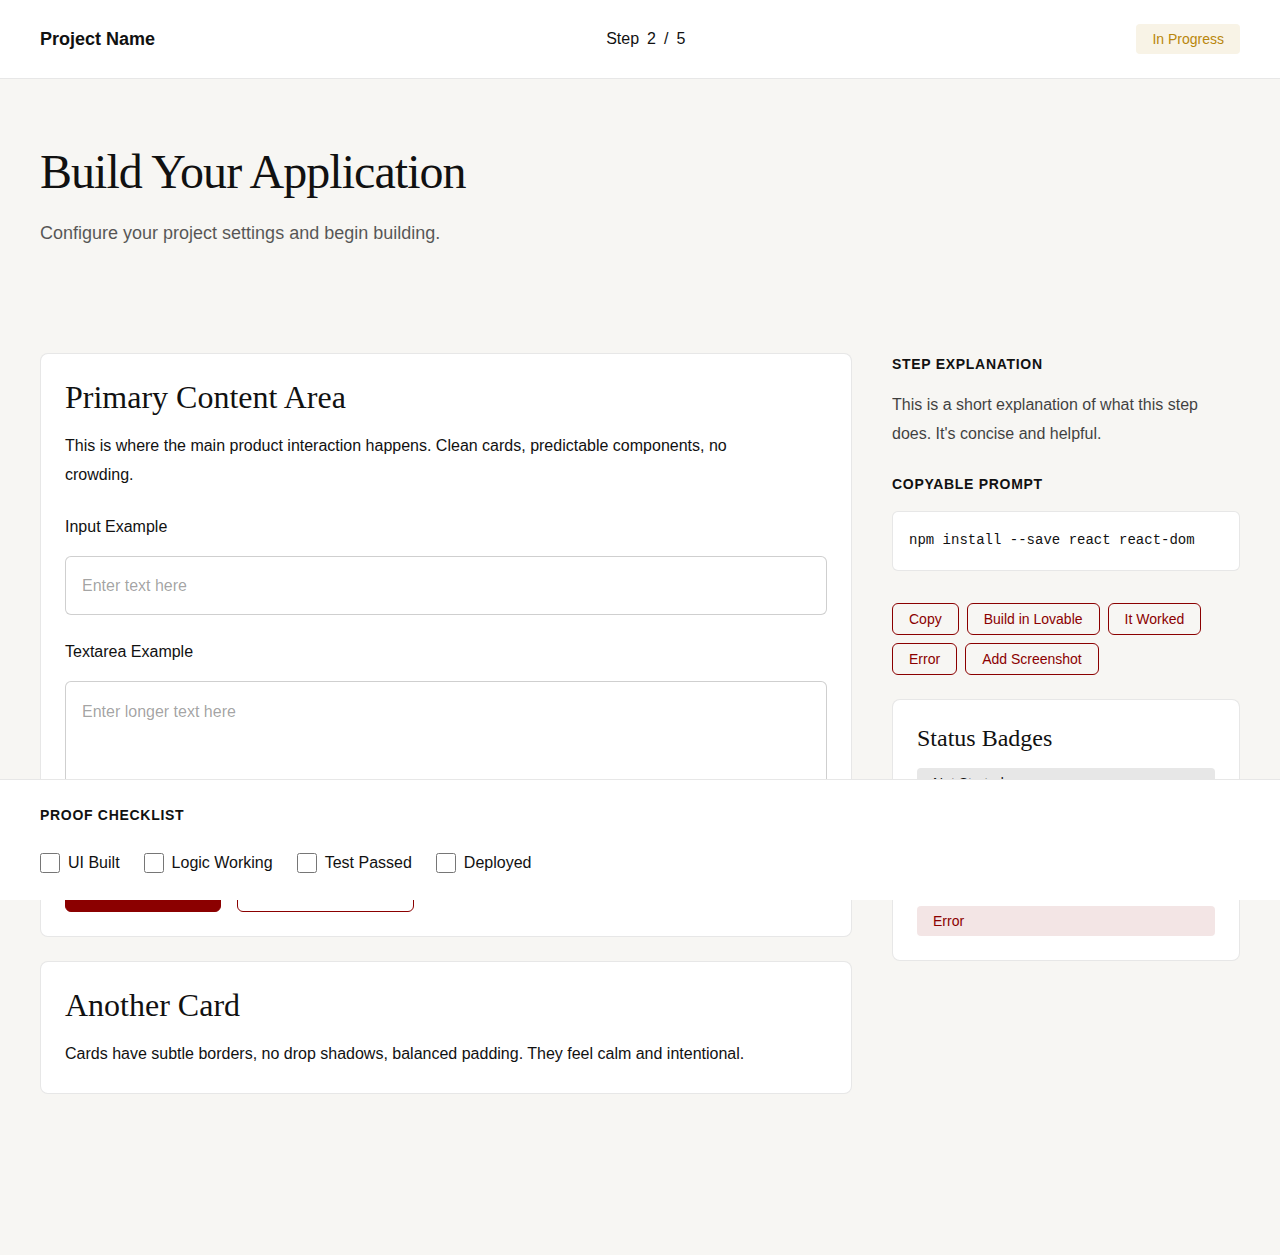
<file: design-system/example.html>
<!DOCTYPE html>
<html lang="en">
<head>
  <meta charset="UTF-8">
  <meta name="viewport" content="width=device-width, initial-scale=1.0">
  <title>KodNest Premium Build System - Design System Example</title>
  <link rel="stylesheet" href="main.css">
</head>
<body>
  <!-- Top Bar -->
  <div class="top-bar">
    <div class="top-bar__left">Project Name</div>
    <div class="top-bar__center">
      <span>Step</span>
      <span>2</span>
      <span>/</span>
      <span>5</span>
    </div>
    <div class="top-bar__right">
      <span class="badge badge-warning">In Progress</span>
    </div>
  </div>

  <!-- Context Header -->
  <div class="context-header">
    <h1 class="context-header__headline">Build Your Application</h1>
    <p class="context-header__subtext">Configure your project settings and begin building.</p>
  </div>

  <!-- Workspace -->
  <div class="workspace">
    <!-- Primary Workspace -->
    <div class="workspace__primary">
      <div class="card">
        <h3 class="mb-sm">Primary Content Area</h3>
        <p class="mb-md">This is where the main product interaction happens. Clean cards, predictable components, no crowding.</p>
        
        <div class="mb-md">
          <label class="mb-sm" style="display: block; font-weight: 500;">Input Example</label>
          <input type="text" class="input" placeholder="Enter text here">
        </div>

        <div class="mb-md">
          <label class="mb-sm" style="display: block; font-weight: 500;">Textarea Example</label>
          <textarea class="textarea" rows="4" placeholder="Enter longer text here"></textarea>
        </div>

        <div class="flex gap-sm">
          <button class="btn btn-primary">Primary Button</button>
          <button class="btn btn-secondary">Secondary Button</button>
        </div>
      </div>

      <div class="card">
        <h3 class="mb-sm">Another Card</h3>
        <p>Cards have subtle borders, no drop shadows, balanced padding. They feel calm and intentional.</p>
      </div>
    </div>

    <!-- Secondary Panel -->
    <div class="workspace__secondary">
      <div class="panel-section">
        <div class="panel-section__title">Step Explanation</div>
        <div class="panel-section__content">
          This is a short explanation of what this step does. It's concise and helpful.
        </div>
      </div>

      <div class="panel-section">
        <div class="panel-section__title">Copyable Prompt</div>
        <div class="prompt-box">
          npm install --save react react-dom
        </div>
        <div class="prompt-box__actions">
          <button class="btn btn-secondary" style="font-size: var(--font-size-sm); padding: var(--spacing-xs) var(--spacing-sm);">Copy</button>
          <button class="btn btn-secondary" style="font-size: var(--font-size-sm); padding: var(--spacing-xs) var(--spacing-sm);">Build in Lovable</button>
          <button class="btn btn-secondary" style="font-size: var(--font-size-sm); padding: var(--spacing-xs) var(--spacing-sm);">It Worked</button>
          <button class="btn btn-secondary" style="font-size: var(--font-size-sm); padding: var(--spacing-xs) var(--spacing-sm);">Error</button>
          <button class="btn btn-secondary" style="font-size: var(--font-size-sm); padding: var(--spacing-xs) var(--spacing-sm);">Add Screenshot</button>
        </div>
      </div>

      <div class="card">
        <h4 class="mb-sm">Status Badges</h4>
        <div class="flex flex-col gap-sm">
          <span class="badge badge-default">Not Started</span>
          <span class="badge badge-warning">In Progress</span>
          <span class="badge badge-success">Shipped</span>
          <span class="badge badge-accent">Error</span>
        </div>
      </div>
    </div>
  </div>

  <!-- Proof Footer -->
  <div class="proof-footer">
    <div class="proof-footer__title">Proof Checklist</div>
    <div class="proof-footer__checklist">
      <div class="proof-item">
        <input type="checkbox" id="proof-ui" class="proof-item__checkbox">
        <label for="proof-ui" class="proof-item__label">UI Built</label>
      </div>
      <div class="proof-item">
        <input type="checkbox" id="proof-logic" class="proof-item__checkbox">
        <label for="proof-logic" class="proof-item__label">Logic Working</label>
      </div>
      <div class="proof-item">
        <input type="checkbox" id="proof-test" class="proof-item__checkbox">
        <label for="proof-test" class="proof-item__label">Test Passed</label>
      </div>
      <div class="proof-item">
        <input type="checkbox" id="proof-deployed" class="proof-item__checkbox">
        <label for="proof-deployed" class="proof-item__label">Deployed</label>
      </div>
    </div>
  </div>

  <!-- Error State Example (commented out, can be shown when needed) -->
  <!--
  <div class="workspace">
    <div class="workspace__primary">
      <div class="error-state">
        <div class="error-state__title">Something went wrong</div>
        <div class="error-state__message">
          The build process encountered an error. This is not your fault - it's a system issue that we can fix together.
        </div>
        <div class="error-state__action">
          Try checking your configuration file and ensure all required fields are filled.
        </div>
      </div>
    </div>
  </div>
  -->

  <!-- Empty State Example (commented out, can be shown when needed) -->
  <!--
  <div class="workspace">
    <div class="workspace__primary">
      <div class="empty-state">
        <div class="empty-state__title">No projects yet</div>
        <div class="empty-state__message">
          Get started by creating your first project. It only takes a few minutes.
        </div>
        <div class="empty-state__action">
          <button class="btn btn-primary">Create Project</button>
        </div>
      </div>
    </div>
  </div>
  -->
</body>
</html>
</file>
<file: design-system/main.css>
/* KodNest Premium Build System - Main Stylesheet */

@import './tokens.css';
@import './base.css';
@import './components.css';
@import './layout.css';
@import './navigation.css';
@import './pages.css';
@import './forms.css';
@import './landing.css';
@import './jobs.css';
@import './digest.css';
@import './status.css';
@import './test.css';
@import './proof.css';

/* Utility Classes */
.container {
  max-width: 1400px;
  margin: 0 auto;
  padding: 0 var(--spacing-lg);
}

/* Spacing Utilities */
.mt-xs { margin-top: var(--spacing-xs); }
.mt-sm { margin-top: var(--spacing-sm); }
.mt-md { margin-top: var(--spacing-md); }
.mt-lg { margin-top: var(--spacing-lg); }
.mt-xl { margin-top: var(--spacing-xl); }

.mb-xs { margin-bottom: var(--spacing-xs); }
.mb-sm { margin-bottom: var(--spacing-sm); }
.mb-md { margin-bottom: var(--spacing-md); }
.mb-lg { margin-bottom: var(--spacing-lg); }
.mb-xl { margin-bottom: var(--spacing-xl); }

.p-xs { padding: var(--spacing-xs); }
.p-sm { padding: var(--spacing-sm); }
.p-md { padding: var(--spacing-md); }
.p-lg { padding: var(--spacing-lg); }
.p-xl { padding: var(--spacing-xl); }

/* Text Utilities */
.text-center { text-align: center; }
.text-left { text-align: left; }
.text-right { text-align: right; }

.text-sm { font-size: var(--font-size-sm); }
.text-base { font-size: var(--font-size-base); }
.text-lg { font-size: var(--font-size-lg); }
.text-xl { font-size: var(--font-size-xl); }

/* Display Utilities */
.flex { display: flex; }
.flex-col { flex-direction: column; }
.items-center { align-items: center; }
.justify-between { justify-content: space-between; }
.gap-xs { gap: var(--spacing-xs); }
.gap-sm { gap: var(--spacing-sm); }
.gap-md { gap: var(--spacing-md); }
.gap-lg { gap: var(--spacing-lg); }

/* Width Utilities */
.w-full { width: 100%; }
.w-auto { width: auto; }
</file>
